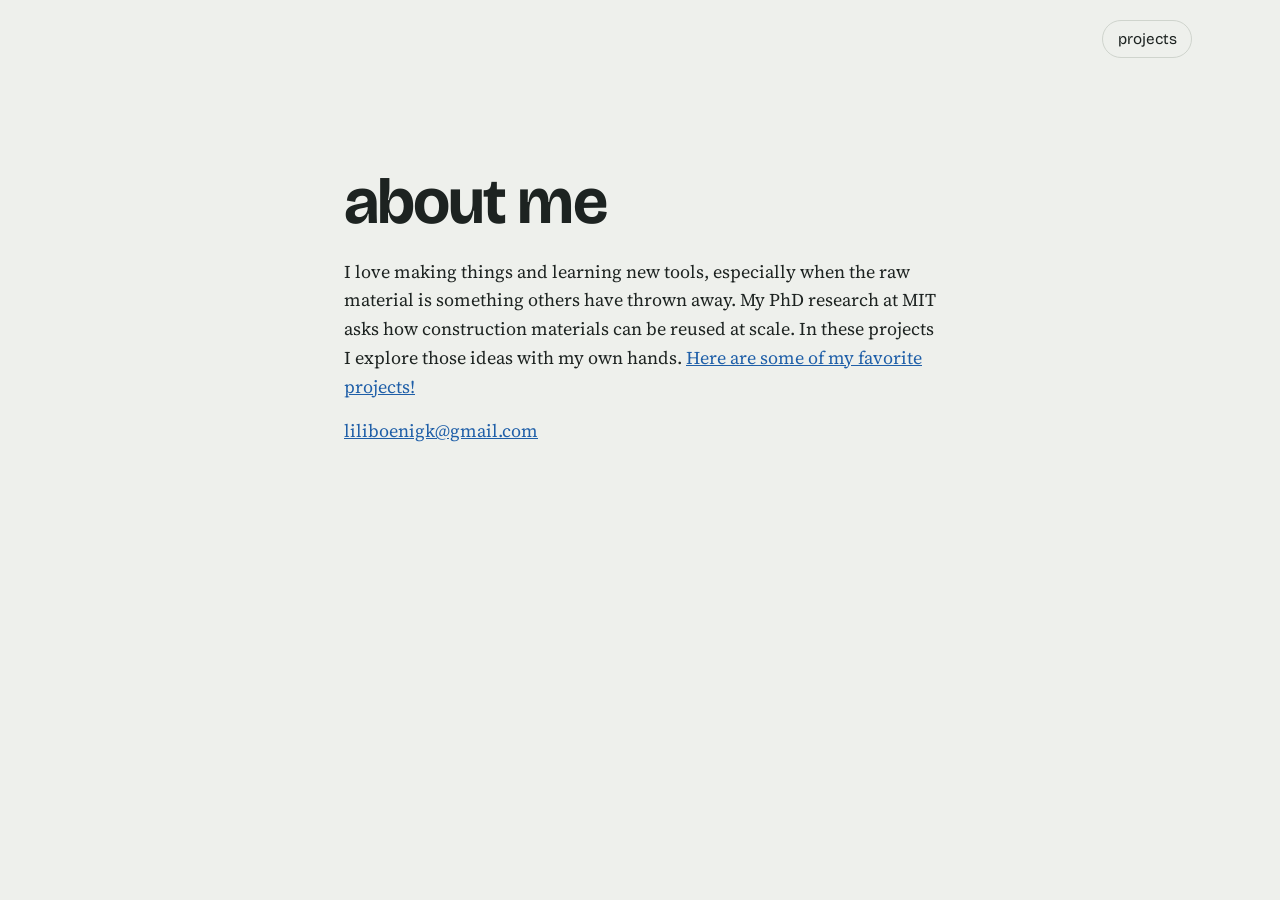
<file: about.html>
<!doctype html>
<html lang="en">
<head>
  <meta charset="utf-8">
  <meta name="viewport" content="width=device-width, initial-scale=1">
  <title>About me | lili's projects</title>
  <link rel="preconnect" href="https://fonts.googleapis.com">
  <link rel="preconnect" href="https://fonts.gstatic.com" crossorigin>
  <link href="https://fonts.googleapis.com/css2?family=Bricolage+Grotesque:opsz,wght@12..96,500;12..96,700&family=Source+Serif+4:ital,opsz,wght@0,8..60,400;1,8..60,400&display=swap" rel="stylesheet">
  <link rel="stylesheet" href="style.css">
</head>
<body>
  <nav class="top-nav" aria-label="Site">
    <a href="index.html">projects</a>
  </nav>

  <!-- Edit the about text below. Each <p> ... </p> is one paragraph. -->
  <main class="about">
    <h1>about me</h1>
    <p>I love making things and learning new tools, especially when the raw material is something others have thrown away. My PhD research at MIT asks how construction materials can be reused at scale. In these projects I explore those ideas with my own hands. <a href="index.html">Here are some of my favorite projects!</a><p><a href="mailto:liliboenigk@gmail.com">liliboenigk@gmail.com</a></p>  </p>
  </main>
</body>
</html>
</file>
<file: style.css>
:root {
  --paper: #eef0ec;
  --mount: #ffffff;
  --ink: #1d2321;
  --muted: #5c6661;
  --rule: #cfd4cd;
  --accent: #1f5fa8;
  --display: "Bricolage Grotesque", "Helvetica Neue", Arial, sans-serif;
  --text: "Source Serif 4", Georgia, "Times New Roman", serif;
}

@media (prefers-color-scheme: dark) {
  :root {
    --paper: #171b1a;
    --mount: #232826;
    --ink: #e8ebe7;
    --muted: #9aa39e;
    --rule: #333a37;
    --accent: #7fb0e8;
  }
}

* { box-sizing: border-box; }

body {
  margin: 0;
  background: var(--paper);
  color: var(--ink);
  font-family: var(--text);
  font-size: 1.125rem;
  line-height: 1.6;
}

a { color: var(--accent); }

:focus-visible {
  outline: 2px solid var(--accent);
  outline-offset: 3px;
}

/* Header */
.site-header {
  max-width: 72rem;
  margin: 0 auto;
  padding: clamp(3rem, 10vw, 7rem) 1.5rem 3rem;
}
.site-header h1 {
  font-family: var(--display);
  font-weight: 700;
  font-size: clamp(2.75rem, 9vw, 6rem);
  line-height: 0.95;
  letter-spacing: -0.03em;
  margin: 0 0 1.25rem;
}
.site-header p {
  max-width: 36rem;
  margin: 0 0 0.5rem;
  font-size: 1.25rem;
  color: var(--muted);
}

/* Projects */
main {
  max-width: 72rem;
  margin: 0 auto;
  padding: 0 1.5rem 6rem;
}
.project {
  border-top: 1px solid var(--rule);
  padding: 2.5rem 0 3.5rem;
}
.project-head h2 {
  font-family: var(--display);
  font-weight: 500;
  font-size: 1.75rem;
  line-height: 1.15;
  letter-spacing: -0.01em;
  margin: 0;
}
.project-details {
  margin: 0.75rem 0 1.25rem;
}
.project-details div + div { margin-top: 0.6rem; }
.project-details dt {
  font-family: var(--display);
  font-size: 0.75rem;
  font-weight: 500;
  letter-spacing: 0.08em;
  text-transform: uppercase;
  color: var(--muted);
}
.project-details dd {
  margin: 0;
  font-size: 1rem;
  line-height: 1.4;
}
.blurb {
  margin: 0 0 1rem;
  text-align: center;
}

@media (min-width: 800px) {
  .project {
    display: grid;
    grid-template-columns: 15rem 1fr;
    gap: 3rem;
  }
  .project-head {
    position: sticky;
    top: 2rem;
    align-self: start;
  }
}

/* Photos, shown like mounted prints */
.photos {
  display: grid;
  grid-template-columns: repeat(auto-fill, minmax(300px, 1fr));
  gap: 1.5rem;
  margin-top: 1.75rem;
}
figure {
  margin: 0;
  background: var(--mount);
  padding: 0.6rem 0.6rem 0.75rem;
  box-shadow: 0 1px 2px rgba(29, 35, 33, 0.12), 0 6px 18px -8px rgba(29, 35, 33, 0.25);
}
.photo-btn {
  display: block;
  width: 100%;
  padding: 0;
  border: 0;
  background: none;
  cursor: zoom-in;
}
.photo-btn img {
  display: block;
  width: 100%;
  aspect-ratio: 1 / 1;
  object-fit: contain;
  background: var(--mount);
}
figcaption {
  margin-top: 0.6rem;
  font-style: italic;
  font-size: 0.95rem;
  line-height: 1.4;
  color: var(--muted);
}

/* Enlarged photo viewer */
dialog {
  border: 0;
  padding: 0.75rem;
  background: var(--mount);
  color: var(--ink);
  max-width: min(92vw, 1100px);
}
dialog::backdrop { background: rgba(10, 12, 11, 0.8); }
.viewer-stage {
  position: relative;
}
dialog img,
dialog video {
  display: block;
  max-width: 100%;
  max-height: 78vh;
  margin: 0 auto;
}
dialog [hidden] { display: none; }
.viewer-nav {
  position: absolute;
  top: 50%;
  transform: translateY(-50%);
  width: 2.75rem;
  height: 2.75rem;
  border: 0;
  border-radius: 50%;
  background: rgba(10, 12, 11, 0.55);
  color: #fff;
  font-size: 2rem;
  line-height: 1;
  cursor: pointer;
}
.viewer-nav:hover { background: rgba(10, 12, 11, 0.8); }
.viewer-prev { left: 0.5rem; }
.viewer-next { right: 0.5rem; }
.viewer-foot {
  display: flex;
  flex-wrap: wrap;
  align-items: baseline;
  gap: 0.5rem 1rem;
}
.viewer-foot .viewer-caption { flex: 1; }
.viewer-count {
  margin: 0;
  color: var(--muted);
  font-size: 0.9rem;
}
.viewer-caption {
  font-style: italic;
  color: var(--muted);
  margin: 0.6rem 0 0;
}
.viewer-close {
  margin-top: 0.75rem;
  font: inherit;
  font-size: 0.95rem;
  padding: 0.4rem 1rem;
  border: 1px solid var(--rule);
  background: none;
  color: var(--ink);
  cursor: pointer;
}
.viewer-close:hover { border-color: var(--ink); }

/* Category filter */
.filters {
  max-width: 72rem;
  margin: 0 auto;
  padding: 0 1.5rem 1.5rem;
  display: flex;
  flex-wrap: wrap;
  gap: 0.5rem;
}
.filter-btn {
  font-family: var(--display);
  font-size: 0.95rem;
  text-transform: capitalize;
  padding: 0.35rem 0.9rem;
  border: 1px solid var(--rule);
  border-radius: 999px;
  background: none;
  color: var(--ink);
  cursor: pointer;
}
.filter-btn:hover { border-color: var(--ink); }
.filter-btn[aria-pressed="true"] {
  background: var(--ink);
  border-color: var(--ink);
  color: var(--paper);
}
.project-category {
  margin: 0 0 1.25rem;
  color: var(--muted);
  font-size: 0.9rem;
  text-transform: capitalize;
}
.project.dimmed { opacity: 0.45; }
.photo-video {
  display: block;
  width: 100%;
  aspect-ratio: 1 / 1;
  object-fit: contain;
  background: var(--mount);
}

/* Top-right navigation tab */
.top-nav {
  max-width: 72rem;
  margin: 0 auto;
  padding: 1.25rem 1.5rem 0;
  display: flex;
  justify-content: flex-end;
}
.top-nav a {
  font-family: var(--display);
  font-size: 0.95rem;
  text-decoration: none;
  color: var(--ink);
  padding: 0.35rem 0.9rem;
  border: 1px solid var(--rule);
  border-radius: 999px;
}
.top-nav a:hover { border-color: var(--ink); }

/* About page */
.about {
  max-width: 40rem;
  padding-top: clamp(3rem, 10vw, 7rem);
}
.about h1 {
  font-family: var(--display);
  font-weight: 700;
  font-size: clamp(2.25rem, 7vw, 4rem);
  line-height: 1;
  letter-spacing: -0.03em;
  margin: 0 0 1.5rem;
}
.about p { margin: 0 0 1rem; }
</file>
